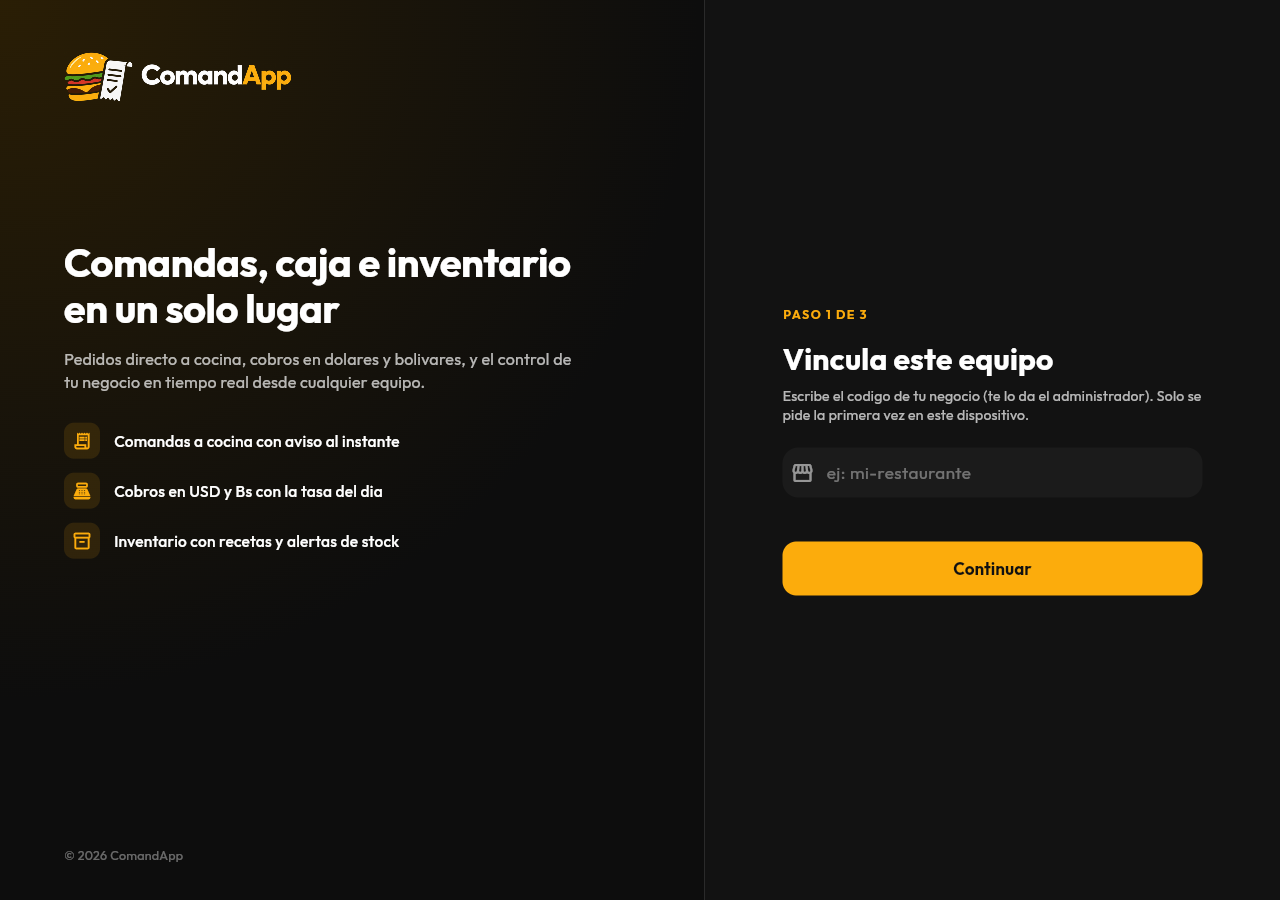
<file: index.html>
<!DOCTYPE html>
<html>
<head>
  <!--
    If you are serving your web app in a path other than the root, change the
    href value below to reflect the base path you are serving from.

    The path provided below has to start and end with a slash "/" in order for
    it to work correctly.

    For more details:
    * https://developer.mozilla.org/en-US/docs/Web/HTML/Element/base

    This is a placeholder for base href that will be replaced by the value of
    the `--base-href` argument provided to `flutter build`.
  -->
  <base href="/">

  <meta charset="UTF-8">
  <meta content="IE=Edge" http-equiv="X-UA-Compatible">
  <meta name="description" content="A new Flutter project.">

  <!--
    Uncomment the tag below to lay the app out underneath the parts of the
    screen that the device obstructs, such as a display cutout, the rounded
    corners of the screen, or a home indicator.

    Without it, the browser keeps the app clear of them, and `SafeArea` and
    `MediaQuery.paddingOf` report no padding. With it, the app covers the whole
    screen, and it is up to the app to keep its own content out of the way,
    which is what `SafeArea` is for.
  -->
  <!-- <meta name="viewport" content="width=device-width, initial-scale=1.0, viewport-fit=cover"> -->

  <!-- iOS meta tags & icons -->
  <meta name="mobile-web-app-capable" content="yes">
  <meta name="apple-mobile-web-app-status-bar-style" content="black">
  <meta name="apple-mobile-web-app-title" content="comandapp">
  <link rel="apple-touch-icon" href="icons/Icon-192.png">

  <!-- Favicon -->
  <link rel="icon" type="image/png" href="favicon.png"/>

  <title>comandapp</title>
  <link rel="manifest" href="manifest.json">
</head>
<body>
  <!--
    You can customize the "flutter_bootstrap.js" script.
    This is useful to provide a custom configuration to the Flutter loader
    or to give the user feedback during the initialization process.

    For more details:
    * https://docs.flutter.dev/platform-integration/web/initialization
  -->
  <script src="flutter_bootstrap.js" async></script>
</body>
</html>
</file>
